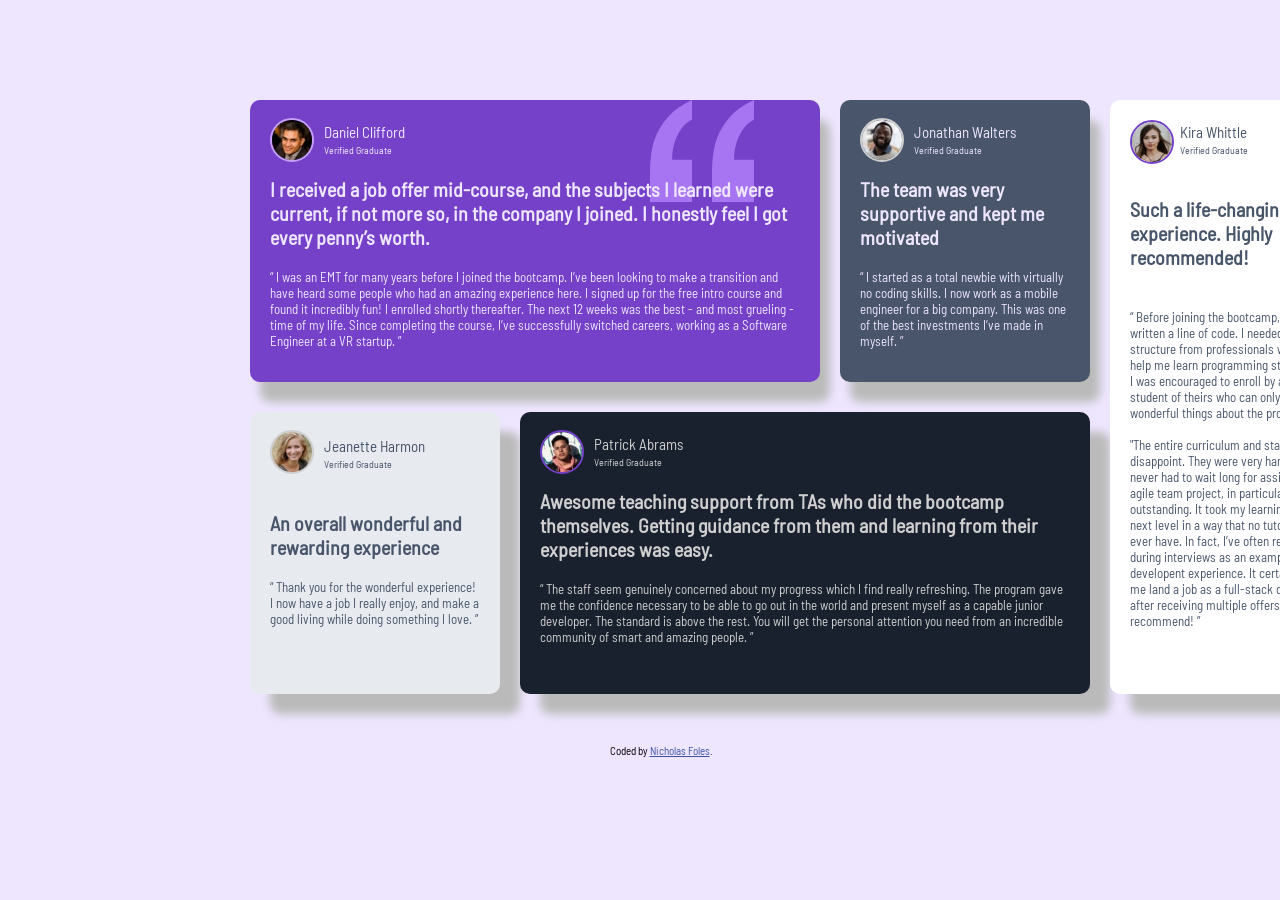
<file: index.html>
<!DOCTYPE html>
<html lang="en">
<head>
  <meta charset="UTF-8">
  <meta name="viewport" content="width=device-width, initial-scale=1.0"> <!-- displays site properly based on user's device -->

  <link rel="icon" type="image/png" sizes="32x32" href="./images/favicon-32x32.png">

  <link rel="stylesheet" href="styles.css">
  
  <title>Nicholas Foles | Testimonials Grid</title>

</head>
<body>
  <section id="danielcliffordbox" class="danielclifford">

    <img src="./images/image-daniel.jpg" id="danielcliffordimg" class="danielclifford">

    <h3 id="cliffordname" class="danielclifford">Daniel Clifford</h3>
    <h4 id="subtitleclifford" class="danielclifford">Verified Graduate</h4>
    
    <section id="overlapcontainerdaniel">
      <div>
        <img src="./images/bg-pattern-quotation.svg" id="quote-img">
      </div>

      <p id="bigtextclifford" class="danielclifford">I received a job offer mid-course, and the subjects I learned were current, if not more so, in the company I joined. I honestly feel I got every penny’s worth.</p>
    </section>


    <p id="smalltextclifford" class="danielclifford">“ I was an EMT for many years before I joined the bootcamp. I’ve been looking to make a 
    transition and have heard some people who had an amazing experience here. I signed up 
    for the free intro course and found it incredibly fun! I enrolled shortly thereafter. 
    The next 12 weeks was the best - and most grueling - time of my life. Since completing 
    the course, I’ve successfully switched careers, working as a Software Engineer at a VR startup. ” </p>   
  </section>

  <section id="waltersbox" class="jonathanwalters">

    <img src="./images/image-jonathan.jpg" id="waltersimg" class="jonathanwalters">

    <h3 id="waltersname" class="jonathanwalters">Jonathan Walters</h3>
    <h4 id="walterssubtitle" class="jonathanwalters">Verified Graduate</h4>

    <p id="waltersbigtext" class="jonathanwalters">The team was very supportive and kept me motivated</p>

    <p id="walterssmalltext" class="jonathanwalters">“ I started as a total newbie with virtually no coding skills. I now work as a mobile engineer for a big company. This was one of the best investments I’ve made in myself. ”  </p>
  </section>

  <section id="harmonbox" class="jeanetteharmon">

    <img src="./images/image-jeanette.jpg" id="harmonimg" class="jeanetteharmon">

    <h3 id="harmonname" class="jeanetteharmon">Jeanette Harmon</h3>
    <h4 id="harmonsubtitle" class="jeanetteharmon">Verified Graduate</h4>

    <p id="harmonbigtext" class="jeanetteharmon">An overall wonderful and rewarding experience</p>

    <p id="harmonsmalltext" class="jeanetteharmon">“ Thank you for the wonderful experience! I now have a job I really enjoy, and make a good living while doing something I love. ”</p>    
  </section>

  <section id="abramsbox" class="patrickabrams">

    <img src="./images/image-patrick.jpg" id="abramsimg" class="patrickabrams">

    <h3 id="abramsname" class="patrickabrams">Patrick Abrams</h3>
    <h4 id="abramssubtitle" class="patrickabrams">Verified Graduate</h4>

    <p id="abramsbigtext" class="patrickabrams">Awesome teaching support from TAs who did the bootcamp themselves. Getting guidance from them and learning from their experiences was easy.</p>

    <p id="abramssmalltext" class="patrickabrams">“ The staff seem genuinely concerned about my progress which I find really refreshing. The program gave me the confidence necessary to be able to go out in the world and present myself as a capable junior developer. The standard is above the rest. You will get the personal attention you need from an incredible community of smart and amazing people. ”</p>
  </section>

  <section id="whittlebox" class="kirawhittle">

    <img src="./images/image-kira.jpg" id="whittleimg" class="kirawhittle">

    <h3 id="whittlename" class="kirawhittle">Kira Whittle</h3>
    <h4 id="whittlesubtitle" class="kirawhittle">Verified Graduate</h4>

    <p id="whittlebigtext" class="kirawhittle">Such a life-changing experience. Highly recommended!</p>

    <p id="whittlesmalltext" class="kirawhittle">“ Before joining the bootcamp, I’ve never written a line of code. I needed some structure from professionals who can help me learn programming step by step. I was encouraged to enroll by a former student of theirs who can only say wonderful things about the program." <br><br> "The entire curriculum and staff did not disappoint. They were very hands-on and I never had to wait long for assistance. The agile team project, in particular, was outstanding. It took my learning to the next level in a way that no tutorial could ever have. In fact, I’ve often referred to it during interviews as an example of my developent experience. It certainly helped me land a job as a full-stack developer after receiving multiple offers. 100% recommend! ”</p>    
  </section>

  
  <div class="attribution">
    Coded by <a href="https://github.com/Iizgamer" target="_blank">Nicholas Foles</a>.
  </div>
</body>
</html>
</file>
<file: styles.css>
* {
    background-color: hsl(260, 100%, 95%);
    font-size: 13px;    
    font-family: BarlowSemiCondensed;
}

@font-face {
    font-family: BarlowSemiCondensed;
    src: url(./BarlowSemiCondensed-Regular.ttf);
}

body {
    margin-top: 100px;
    margin-left: 250px;
}

.danielclifford {
    background-color: hsl(263, 55%, 52%);
    color: hsl(260, 100%, 95%);
    border-radius: 10px;
    padding: 10px;
}

#danielcliffordbox {
    width: 550px;
    float: left;
    margin-right: 20px;
    box-shadow: 10px 20px 10px 0px rgba(186, 186, 186);
}

#danielcliffordimg {
    border-radius: 50px;
    float: left;
    width: 40px;
    border: 2px solid hsl(264, 82%, 80%);
    padding: 0px;
    margin: 10px;
    margin-bottom: 0px;
    margin-top: 8px;
}

#cliffordname {
    margin-bottom: -5px;
    padding-left: 10px;
    font-size: 15px;
    padding-bottom: 5px;
    margin-top: 3px;
    font-weight: 400;
}

#subtitleclifford {
    display: inline;
    padding-top: 00px;
    padding-left: 0px;
    font-size: 10px;
    font-weight: 400;
}

#overlapcontainerdaniel {
    position: relative;
    background-color: hsl(263, 55%, 52%);
}

#quote-img {
    background-color: hsl(263, 55%, 52%);
    margin-top: -67px;
    margin-left: 390px;
    position: absolute;
}

#bigtextclifford {
    font-weight: bold;
    font-size: 20px;
    margin-top: 10px;
    margin-bottom: 0px;
    border-radius: 0px;
    position: relative;
    background-color: transparent;
}

#smalltextclifford {
    margin-top: 0px;
}

.jonathanwalters {
    background-color: hsl(217, 19%, 35%);
    color: hsl(260, 100%, 95%);
    border-radius: 10px;
    padding: 10px;
}

#waltersbox {
    width: 230px;
    display: inline-block;
    box-shadow: 10px 20px 10px 0px rgba(186, 186, 186);
}

#waltersimg {
    border-radius: 50px;
    float: left;
    width: 40px;
    border: 2px solid hsl(0, 0%, 81%);
    padding: 0px;
    margin: 10px;
    margin-bottom: 0px;
    margin-top: 8px;
}

#waltersname {
    margin-bottom: -5px;
    padding-left: 10px;
    font-size: 15px;
    padding-bottom: 5px;
    margin-top: 3px;
    font-weight: 400;
}

#walterssubtitle {
    display: inline;
    padding-top: 00px;
    padding-left: 0px;
    font-size: 10px;
    font-weight: 400;
}

#waltersbigtext {
    font-weight: bold;
    font-size: 20px;
    margin-top: 10px;
    margin-bottom: 0px;
    border-radius: 0px;
}

#walterssmalltext {
    margin-top: 0px;
}

.jeanetteharmon {
    background-color: hsl(214, 17%, 92%);
    color: hsl(217, 19%, 35%);
    border-radius: 10px;
    padding: 10px;
}

#harmonbox {
    width: 230px;
    margin-top: 30px;
    box-shadow: 20px 20px 10px 0px rgba(186, 186, 186);
    float: middle;
    height: 262px;
}

#harmonimg {
    border-radius: 50px;
    float: left;
    width: 40px;
    border: 2px solid hsl(0, 0%, 81%);
    padding: 0px;
    margin: 10px;
    margin-bottom: 0px;
    margin-top: 8px;
}

#harmonname {
    margin-bottom: -5px;
    padding-left: 10px;
    font-size: 15px;
    padding-bottom: 5px;
    margin-top: 5px;
    font-weight: 400;
}

#harmonsubtitle {
    display: inline;
    padding-top: 00px;
    padding-left: 0px;
    font-size: 10px;
    font-weight: 400;
}

#harmonbigtext {
    font-weight: bold;
    font-size: 20px;
    margin-top: 30px;
    margin-bottom: 0px;
    border-radius: 0px;
}

#harmonsmalltext {
    margin-top: 0px;
}

.patrickabrams {
    background-color: hsl(219, 29%, 14%);
    color: hsl(0, 0%, 81%);
    border-radius: 10px;
    padding: 10px;
}

#abramsbox {
    width: 550px;
    height: 262px;
    margin-top: 20px;
    box-shadow: 20px 20px 10px 0px rgba(186, 186, 186);
    margin-left: 270px;
    margin-top: -282px;
}

#abramsimg {
    border-radius: 50px;
    float: left;
    width: 40px;
    border: 2px solid hsl(263, 55%, 52%);
    padding: 0px;
    margin: 10px;
    margin-bottom: 0px;
    margin-top: 8px;
}

#abramsname {
    margin-bottom: -5px;
    padding-left: 10px;
    font-size: 15px;
    padding-bottom: 5px;
    margin-top: 3px;
    font-weight: 400;
}

#abramssubtitle {
    display: inline;
    padding-top: 00px;
    padding-left: 0px;
    font-size: 10px;
    font-weight: 400;
}

#abramsbigtext {
    font-weight: bold;
    font-size: 20px;
    margin-top: 10px;
    margin-bottom: 0px;
    border-radius: 0px;
}

#abramssmalltext {
    margin-top: 0px;
}

.kirawhittle {
    background-color: hsl(0, 0%, 100%);
    color: hsl(217, 19%, 35%);
    border-radius: 10px;
    padding: 10px;
}

#whittlebox {
    width: 230px;
    height: 574px;
    box-shadow: 20px 20px 10px 0px rgba(186, 186, 186);
    margin-left: 860px;
    margin-top: -594px;
}

#whittleimg {
    border-radius: 50px;
    float: left;
    width: 40px;
    border: 2px solid hsl(263, 55%, 52%);
    padding: 0px;
    margin: 10px;
    margin-bottom: 0px;
    margin-top: -302px;
}

#whittlename {
    margin-bottom: -5px;
    margin-left: 50px;
    font-size: 15px;
    padding-bottom: 5px;
    margin-top: 3px;
    font-weight: 400;
}

#whittlesubtitle {
    display: inline;
    padding-top: 00px;
    margin-left: 50px;
    font-size: 10px;
    font-weight: 400;
    background-color: transparent;
}

#whittlebigtext {
    font-weight: bold;
    font-size: 20px;
    margin-top: 30px;
    margin-bottom: 20px;
    border-radius: 0px;
}

#whittlesmalltext {
    margin-top: 0px;
    text-align: left;
}

.attribution {
    font-size: 11px;
    text-align: center;
    margin-top: 50px;
    margin-right: 200px;
}

.attribution a {
    color: hsl(228, 45%, 44%);
    font-size: 11px;
}

@media (max-width: 900px) {
    body {
        margin: 0px;
        margin-left: 60px;
        margin-top: 20px;
    }

    #danielcliffordbox {
        width: 300px;
        float: left;
        margin-right: 20px;
        box-shadow: 10px 20px 10px 0px rgba(186, 186, 186);
        margin-bottom: 20px;
    }

    #quote-img {
        display:none;
    }

    #waltersbox {
        width: 300px;
    }

    #harmonbox {
        width: 300px;
    }

    #abramsbox {
        width: 300px;
        margin-top: 20px;
        margin-left: 0px;
        height: 350px;
    }

    #whittlebox {
        width: 300px;
        margin-left: 0px;
        margin-top: 20px;
        height: 430px;
    }

    #whittleimg {
        margin-top: 10px;
    }

    #whittlesubtitle {
        margin-left: 0px;
        padding-left: 0px;
    }

    .attribution {
        margin-left: 50px;
        margin-right: 90px;
    }
}
</file>
